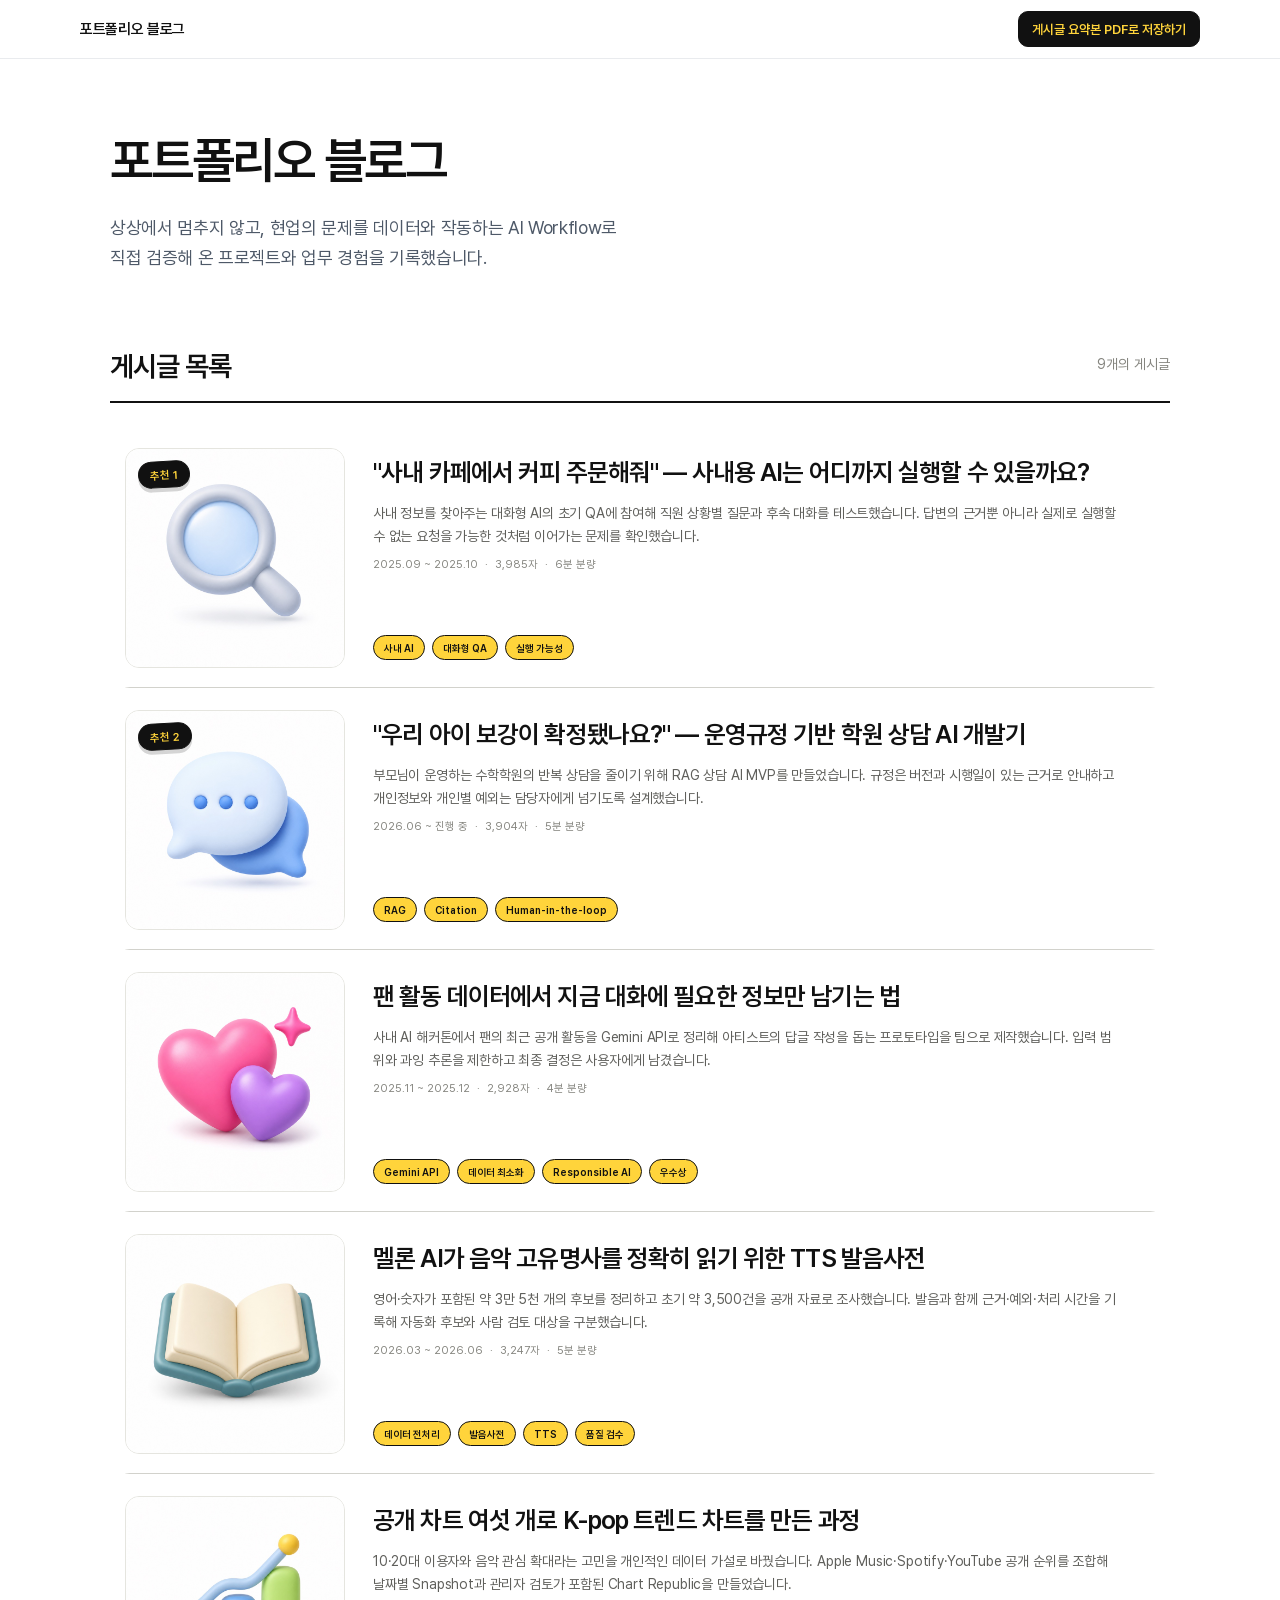
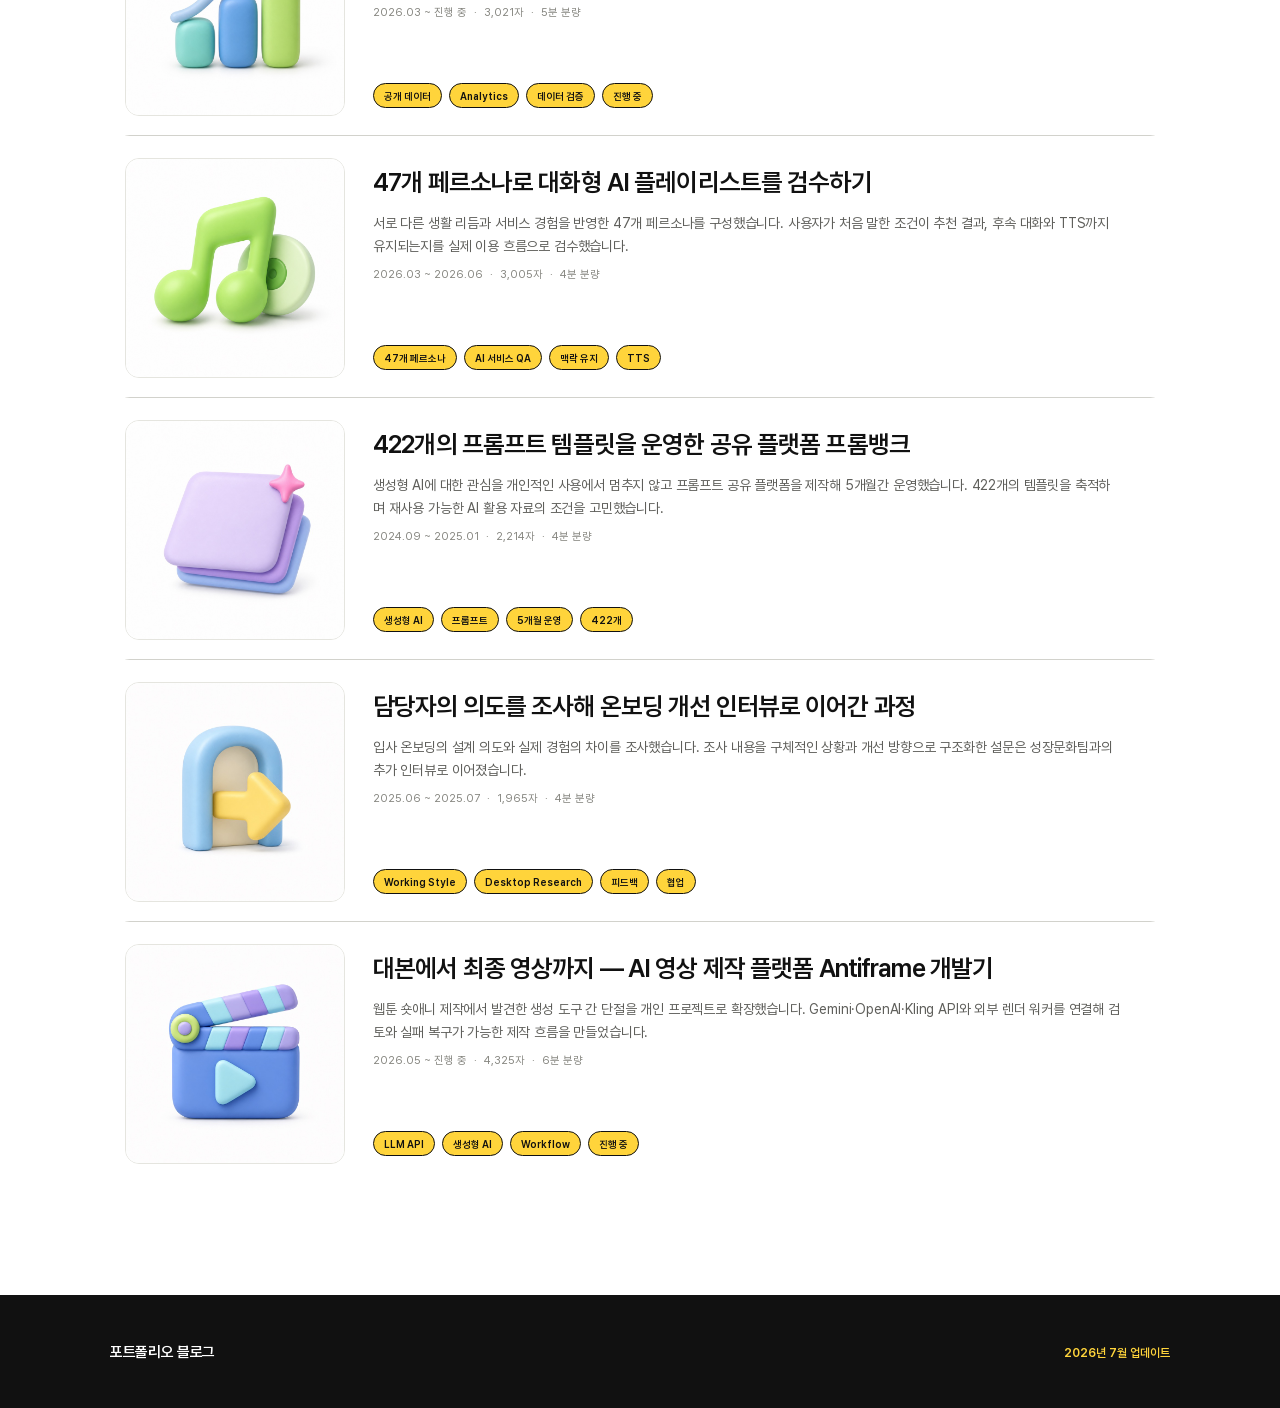
<file: index.html>
<!doctype html>
<html lang="ko">
  <head>
    <meta charset="UTF-8" />
    <meta name="viewport" content="width=device-width, initial-scale=1" />
    <meta name="theme-color" content="#ffd43b" />
    <meta
      name="description"
      content="현업의 문제를 데이터와 작동하는 AI Workflow로 직접 검증한 최수호의 포트폴리오 블로그입니다."
    />
    <title>포트폴리오 블로그</title>
    <link rel="icon" type="image/png" sizes="64x64" href="assets/favicon-ch.png?v=2" />
    <link rel="preload" href="assets/fonts/Pretendard-Regular.subset.woff2" as="font" type="font/woff2" crossorigin />
    <link rel="preload" href="assets/fonts/Pretendard-SemiBold.subset.woff2" as="font" type="font/woff2" crossorigin />
    <link rel="stylesheet" href="src/styles.css?v=eyhy-1" />
    <script src="src/articles.js?v=eyhy-1" defer></script>
    <script src="src/app.js?v=eyhy-1" defer></script>
  </head>
  <body>
    <a class="skip-link" href="#main-content">본문으로 바로가기</a>
    <div class="reading-progress" aria-hidden="true"><span id="readingProgress"></span></div>

    <header class="site-header" id="siteHeader">
      <div class="header-inner">
        <a class="brand" href="#home" aria-label="포트폴리오 블로그 홈">
          <span>포트폴리오 블로그</span>
        </a>
        <nav class="main-nav" aria-label="주요 메뉴">
          <button class="print-button" id="openPrint" type="button">
            게시글 요약본 PDF로 저장하기
          </button>
        </nav>
      </div>
    </header>

    <main id="main-content" tabindex="-1">
      <section class="home-view" id="homeView" aria-labelledby="homeTitle">
        <div class="hero wrap">
          <h1 id="homeTitle">포트폴리오 블로그</h1>
          <p class="hero-description">
            상상에서 멈추지 않고, 현업의 문제를 데이터와 작동하는 AI Workflow로<br class="desktop-only" />
            직접 검증해 온 프로젝트와 업무 경험을 기록했습니다.
          </p>
        </div>

        <section class="articles-section wrap" aria-labelledby="articlesTitle">
          <div class="section-heading">
            <div>
              <h2 id="articlesTitle">게시글 목록</h2>
            </div>
            <p>9개의 게시글</p>
          </div>
          <div class="article-list" id="articleList"></div>
        </section>
      </section>

      <article class="article-view" id="articleView" aria-live="polite" hidden></article>
    </main>

    <footer class="site-footer">
      <div class="footer-inner wrap">
        <a class="brand footer-brand" href="#home">포트폴리오 블로그</a>
        <div class="footer-contact">
          <span>2026년 7월 업데이트</span>
        </div>
      </div>
    </footer>

    <dialog class="print-dialog" id="printDialog" aria-labelledby="printTitle">
      <div class="dialog-header">
        <div>
          <p class="section-label">PDF</p>
          <h2 id="printTitle">게시글 요약본 PDF로 저장하기</h2>
        </div>
        <button class="close-button" id="closePrint" type="button" aria-label="인쇄 창 닫기">
          <svg viewBox="0 0 24 24" aria-hidden="true"><path d="M6 6l12 12M18 6L6 18" /></svg>
        </button>
      </div>
      <div class="print-dialog-body">
        <p class="print-description">PDF에 담을 게시글 요약본을 선택해 주세요. 원문 대신 핵심 정보와 대표 사례를 포함한 상세 요약이 저장됩니다.</p>
        <div class="print-toolbar">
          <p id="printSelectionStatus" aria-live="polite"></p>
          <button class="text-button" id="toggleAllPrint" type="button">전체 선택</button>
        </div>
        <fieldset class="print-options">
          <legend class="sr-only">인쇄할 게시글 선택</legend>
          <div id="printOptions"></div>
        </fieldset>
        <div class="print-actions">
          <button class="secondary-button" id="cancelPrint" type="button">취소</button>
          <button class="primary-button" id="printSelected" type="button">선택한 요약본 PDF로 저장</button>
        </div>
      </div>
    </dialog>

    <dialog class="summary-dialog" id="summaryDialog" aria-labelledby="summaryTitle">
      <div class="summary-dialog-shell">
        <header class="summary-dialog-header">
          <div>
            <p class="summary-dialog-kicker">게시글 핵심 요약</p>
            <h2 id="summaryTitle"></h2>
          </div>
          <button class="close-button" id="closeSummary" type="button" aria-label="요약 창 닫기">
            <svg viewBox="0 0 24 24" aria-hidden="true"><path d="M6 6l12 12M18 6L6 18" /></svg>
          </button>
        </header>
        <div class="summary-dialog-body" id="summaryDialogBody"></div>
      </div>
    </dialog>

    <div class="print-view" id="printView" aria-hidden="true"></div>
  </body>
</html>
</file>
<file: src/styles.css>
@font-face {
  font-family: "Pretendard";
  src: url("../assets/fonts/Pretendard-Regular.subset.woff2") format("woff2");
  font-style: normal;
  font-weight: 400;
  font-display: swap;
}

@font-face {
  font-family: "Pretendard";
  src: url("../assets/fonts/Pretendard-SemiBold.subset.woff2") format("woff2");
  font-style: normal;
  font-weight: 600 800;
  font-display: swap;
}

:root {
  --yellow: #ffd43b;
  --yellow-strong: #f0bd00;
  --ink: #111111;
  --body: #292929;
  --muted: #5f5f5b;
  --soft: #85857f;
  --line: #d9d9d3;
  --surface: #f5f5f1;
  --white: #fff;
  font-family: "Pretendard", -apple-system, BlinkMacSystemFont, "Segoe UI", sans-serif;
  color: var(--ink);
  font-synthesis: none;
  text-rendering: optimizeLegibility;
}

* { box-sizing: border-box; }
html { scroll-behavior: smooth; }
body { margin: 0; overflow-x: hidden; background: var(--white); color: var(--body); -webkit-font-smoothing: antialiased; }
button, a { font: inherit; }
a { color: inherit; text-decoration: none; }
button { color: inherit; }
.wrap { width: min(1060px, calc(100% - 48px)); margin-inline: auto; }
.skip-link { position: fixed; top: 8px; left: 8px; z-index: 999; padding: 10px 14px; border-radius: 8px; background: var(--ink); color: white; transform: translateY(-150%); }
.skip-link:focus { transform: translateY(0); }
.reading-progress { position: fixed; inset: 0 0 auto; z-index: 200; height: 3px; background: transparent; }
.reading-progress span { display: block; width: 0; height: 100%; background: var(--yellow); border-bottom: 1px solid var(--ink); }

.site-header { position: sticky; top: 0; z-index: 100; border-bottom: 1px solid rgba(229,232,235,.85); background: rgba(255,255,255,.9); backdrop-filter: blur(18px); }
.header-inner { display: flex; width: min(1120px, calc(100% - 48px)); height: 58px; margin: 0 auto; align-items: center; justify-content: space-between; }
.brand { display: inline-flex; align-items: center; color: var(--ink); font-size: 15px; font-weight: 700; letter-spacing: -.35px; }
.main-nav { display: flex; align-items: center; color: #4e5968; font-size: 13px; font-weight: 600; }
.print-button { display: inline-flex; min-height: 36px; align-items: center; padding: 0 13px; border: 1px solid var(--ink); border-radius: 10px; background: var(--ink); color: var(--yellow); cursor: pointer; font-size: 13px; font-weight: 600; transition: background .2s, color .2s, transform .2s; }
.print-button:hover { background: var(--yellow); color: var(--ink); transform: translateY(-1px); }

.hero { padding-top: 72px; padding-bottom: 76px; }
.section-label { display: inline-flex; width: fit-content; margin: 0; padding: 5px 9px; border: 1px solid var(--ink); border-radius: 999px; background: var(--yellow); color: var(--ink); font-size: 12px; font-weight: 700; letter-spacing: -.01em; }
.hero h1 { max-width: 900px; margin: 0 0 22px; color: var(--ink); font-size: clamp(36px, 4.2vw, 50px); font-weight: 700; letter-spacing: -.045em; line-height: 1.19; }
.hero-description { margin: 0; color: #4e5968; font-size: 18px; letter-spacing: -.018em; line-height: 1.68; }
.articles-section { padding-bottom: 110px; }
.section-heading { display: flex; align-items: center; justify-content: space-between; padding-bottom: 18px; border-bottom: 2px solid var(--ink); }
.section-heading h2 { margin: 0; color: var(--ink); font-size: 28px; letter-spacing: -.035em; }
.section-heading > p { margin: 0 0 4px; color: var(--soft); font-size: 14px; }
.article-list { display: flex; flex-direction: column; gap: 0; padding-top: 24px; }
.reveal-item { opacity: 0; transform: translateY(16px); }
.reveal-item.is-visible { opacity: 1; transform: translateY(0); transition: opacity .55s ease var(--reveal-delay, 0ms), transform .55s cubic-bezier(.22,.72,.2,1) var(--reveal-delay, 0ms); }
.article-card { position: relative; display: grid; grid-template-columns: 220px minmax(0, 1fr); gap: 8px; min-width: 0; padding: 20px 14px; overflow: hidden; border: 1px solid transparent; border-radius: 20px; background: white; }
.article-list .article-card:not(:last-child)::after { position: absolute; z-index: 2; right: 14px; bottom: 0; left: 14px; height: 1px; background: #d2d2cc; content: ""; }
.article-card:hover { border-color: transparent; background: white; box-shadow: none; transform: none; }
.article-card:focus-visible { outline: 3px solid var(--yellow); outline-offset: 3px; }
.thumbnail-wrap { position: relative; aspect-ratio: 1; overflow: hidden; border: 1px solid #e5e5df; border-radius: 14px; background: white; }
.thumbnail-wrap img { display: block; width: 100%; height: 100%; object-fit: cover; transition: transform .45s ease; }
.recommendation-badge { position: absolute; z-index: 3; top: 12px; left: 12px; display: inline-flex; min-height: 27px; box-sizing: border-box; align-items: center; justify-content: center; padding: 1px 11px 0; border: 1px solid var(--ink); border-radius: 999px; background: var(--ink); box-shadow: 0 4px 0 rgba(0, 0, 0, .16); color: var(--yellow); font-size: 11px; font-weight: 800; letter-spacing: -.01em; line-height: 1; transform: rotate(-3deg); }
.thumbnail-placeholder { display: grid; width: 100%; height: 100%; place-content: center; background: linear-gradient(145deg, #fffdf2 0%, #f5f5f1 68%, #fff1a8 100%); color: var(--ink); text-align: center; }
.thumbnail-placeholder span { font-size: clamp(34px, 5vw, 72px); font-weight: 700; letter-spacing: -.055em; line-height: 1; }
.thumbnail-placeholder small { margin-top: 10px; color: var(--muted); font-size: 9px; font-weight: 700; letter-spacing: .18em; }
.article-card:hover .thumbnail-wrap img { transform: scale(1.025); }
.article-card-content { display: flex; min-height: 220px; flex-direction: column; padding: 8px 34px 8px 20px; }
.article-tags { display: flex; flex-wrap: wrap; gap: 7px; align-items: center; }
.article-tag { display: inline-flex; height: 25px; box-sizing: border-box; align-items: center; justify-content: center; padding: 1px 10px 0; border: 1px solid var(--ink); border-radius: 999px; background: var(--yellow); color: var(--ink); font-size: 10px; font-weight: 700; line-height: 1; text-align: center; white-space: nowrap; }
.article-card h3 { margin: 0; color: var(--ink); font-size: 25px; letter-spacing: -.035em; line-height: 1.35; }
.article-subtitle { margin: 7px 0 12px; color: #4e5968; font-size: 15px; font-weight: 600; letter-spacing: -.02em; line-height: 1.5; }
.article-excerpt { display: -webkit-box; margin: 12px 0 0; overflow: hidden; color: var(--muted); font-size: 14px; letter-spacing: -.012em; line-height: 1.65; -webkit-box-orient: vertical; -webkit-line-clamp: 3; }
.article-card-footer { display: flex; align-items: flex-start; margin-top: auto; padding-top: 12px; }
.article-card-footer .article-tags { justify-content: flex-start; }
.article-meta { display: flex; flex: 0 0 auto; color: var(--soft); font-size: 11px; }
.article-meta span + span::before { margin: 0 7px; content: "·"; }
.article-meta--card { margin-top: 10px; }
.card-arrow { position: absolute; right: 24px; bottom: 22px; display: grid; width: 32px; height: 32px; place-items: center; border: 1px solid var(--ink); border-radius: 50%; background: var(--yellow); color: var(--ink); opacity: 0; transform: translateX(-5px); transition: opacity .25s ease, transform .25s ease; }
.article-card:hover .card-arrow { opacity: 1; transform: translateX(0); }
.card-arrow svg, .back-link svg, .article-end svg { width: 21px; fill: none; stroke: currentColor; stroke-width: 1.8; }

.article-view { padding-bottom: 100px; }
.is-article .article-view *, .is-article .article-view *::before, .is-article .article-view *::after { animation: none !important; transition: none !important; }
.is-article .article-end a:hover { transform: none; }
.article-hero { max-width: 880px; padding-top: 58px; padding-bottom: 70px; }
.article-topline { display: flex; flex-wrap: wrap; align-items: center; gap: 12px 16px; margin-bottom: 52px; }
.recommendation-badge--hero { position: static; min-height: 29px; padding-inline: 12px; }
.back-link { display: inline-flex; flex: 0 0 auto; align-items: center; gap: 7px; margin: 0; color: var(--muted); font-size: 14px; font-weight: 600; }
.back-link:hover { color: var(--ink); text-decoration: underline; text-decoration-color: var(--yellow-strong); text-decoration-thickness: 3px; text-underline-offset: 4px; }
.article-tags--hero .article-tag { height: 27px; padding-inline: 11px; }
.article-hero h1 { max-width: 800px; margin: 0; color: var(--ink); font-size: clamp(40px, 5.2vw, 56px); letter-spacing: -.05em; line-height: 1.17; }
.article-hero-subtitle { max-width: 760px; margin: 17px 0 30px; color: #4e5968; font-size: clamp(18px, 2.2vw, 22px); font-weight: 600; letter-spacing: -.025em; line-height: 1.5; }
.article-hero h1 + .article-byline { margin-top: 28px; }
.article-byline { display: flex; align-items: center; gap: 12px; }
.author-avatar { display: grid; width: 42px; height: 42px; place-items: center; border: 1px solid var(--ink); border-radius: 50%; background: var(--yellow); color: var(--ink); font-weight: 700; }
.article-byline strong { color: var(--body); font-size: 14px; }
.article-byline p { margin: 3px 0 0; color: var(--soft); font-size: 13px; }
.article-summary-button { display: inline-flex; min-height: 44px; gap: 9px; margin-top: 28px; padding: 0 17px; align-items: center; border: 1px solid var(--ink); border-radius: 8px; background: var(--ink); color: white; cursor: pointer; font-size: 14px; font-weight: 700; transition: background .18s, color .18s, transform .18s; }
.article-summary-button svg { width: 19px; height: 19px; fill: none; stroke: var(--yellow); stroke-linecap: round; stroke-width: 1.8; }
.article-summary-button:hover { background: var(--yellow); color: var(--ink); transform: translateY(-1px); }
.article-summary-button:hover svg { stroke: var(--ink); }
.article-summary-button:focus-visible { outline: 3px solid var(--yellow-strong); outline-offset: 3px; }
.article-body { width: min(680px, calc(100% - 48px)); margin: 0 auto; }
.article-lead { margin: 0 0 40px; color: var(--body); font-size: 18px; line-height: 1.82; }
.context-box { display: flex; gap: 18px; margin-bottom: 76px; padding: 22px 24px; border: 1px solid var(--ink); border-radius: 16px; background: #fffbe9; }
.context-box span { flex: 0 0 auto; color: var(--ink); font-size: 12px; font-weight: 700; }
.context-box p { margin: 0; color: #4e5968; font-size: 15px; line-height: 1.7; }
.article-demo-link { display: grid; grid-template-columns: 1fr auto; gap: 5px 14px; margin: -42px 0 76px; padding: 20px 22px; align-items: center; border: 1px solid var(--ink); border-radius: 16px; background: var(--ink); color: white; }
.article-demo-link span { grid-column: 1; color: var(--yellow); font-size: 11px; font-weight: 700; }
.article-demo-link strong { grid-column: 1; font-size: 16px; }
.article-demo-link svg { grid-column: 2; grid-row: 1 / 3; width: 23px; fill: none; stroke: var(--yellow); stroke-width: 1.8; }
.article-body section { margin: 0 0 82px; }
.article-body h2 { margin: 0 0 26px; color: var(--ink); font-size: 29px; letter-spacing: -.035em; line-height: 1.4; }
.article-body section p { margin: 0 0 22px; color: var(--body); font-size: 17px; letter-spacing: -.012em; line-height: 1.88; }
.article-body blockquote { margin: 36px 0; padding: 18px 22px; border: 1px solid var(--ink); border-left: 7px solid var(--yellow); color: var(--ink); font-size: 20px; font-weight: 600; letter-spacing: -.025em; line-height: 1.65; }
.insight-box { margin-top: 38px; padding: 30px 34px; border: 1px solid var(--ink); border-radius: 20px; background: var(--surface); }
.insight-box ul { display: grid; gap: 16px; margin: 0; padding-left: 22px; }
.insight-box li { padding-left: 5px; color: var(--body); font-size: 17px; line-height: 1.65; }
.insight-box li::marker { color: var(--ink); }
.article-figure { margin: 38px 0 0; }
.article-figure img { display: block; width: min(430px, 100%); height: auto; margin: 0 auto; border: 1px solid var(--line); border-radius: 18px; background: white; box-shadow: 0 18px 48px rgba(17,17,17,.1); }
.article-figure figcaption { width: min(520px, 100%); margin: 14px auto 0; color: var(--soft); font-size: 12px; line-height: 1.65; text-align: center; }
.visual-diagram img { width: 100%; box-shadow: none; }
.visual-diagram figcaption { width: min(720px, 100%); }
.project-screenshot img[src*="antiframe"] { width: 100%; }
.visual-placeholder { display: grid; min-height: 360px; margin: 42px 0; padding: 32px; place-content: center; border: 1px solid var(--ink); border-radius: 18px; background: linear-gradient(145deg, #fffdf2, #f5f5f1); color: var(--ink); text-align: center; }
.visual-placeholder span { font-size: 13px; font-weight: 700; letter-spacing: .03em; }
.visual-placeholder p { max-width: 520px; margin: 12px 0 0; color: var(--muted); font-size: 14px; line-height: 1.65; }
.article-end { margin-top: 130px; padding-top: 50px; border-top: 1px solid var(--line); }
.article-end > span { color: var(--soft); font-size: 12px; font-weight: 700; letter-spacing: .1em; }
.article-end h2 { margin: 14px 0 28px; font-size: 25px; }
.article-end .article-card { width: 100%; }
.article-end .article-card:hover { transform: none; }

.markdown-body { padding-bottom: 20px; }
.markdown-body > h2 { margin: 96px 0 28px; }
.markdown-body > h2:first-child { margin-top: 0; }
.markdown-body h3 { margin: 62px 0 22px; color: var(--ink); font-size: 23px; letter-spacing: -.025em; line-height: 1.45; }
.markdown-body h4 { margin: 42px 0 18px; color: var(--ink); font-size: 19px; line-height: 1.5; }
.markdown-body p { margin: 0 0 24px; color: var(--body); font-size: 17px; letter-spacing: -.012em; line-height: 1.9; }
.markdown-body > p:first-child { font-size: 18px; line-height: 1.88; }
.markdown-body small { display: block; color: var(--soft); font-size: 12px; letter-spacing: -.005em; line-height: 1.65; }
.markdown-body strong { color: var(--ink); font-weight: 700; }
.key-emphasis { padding: 0 .08em; background: linear-gradient(transparent 58%, rgba(255, 212, 59, .72) 58%); color: inherit; font-weight: 700; -webkit-box-decoration-break: clone; box-decoration-break: clone; }
.term-note { position: relative; display: inline; border-bottom: 1.5px dashed #8a6d00; color: var(--ink); font-weight: 600; cursor: help; outline: none; }
.term-note::before { display: inline-grid; width: 14px; height: 14px; margin: 0 3px 0 1px; place-items: center; border: 1px solid var(--ink); border-radius: 50%; background: #fff4b3; color: var(--ink); content: "i"; font-size: 9px; font-style: normal; font-weight: 700; line-height: 1; vertical-align: 2px; }
.term-note::after { position: absolute; z-index: 20; bottom: calc(100% + 12px); left: 50%; width: min(280px, calc(100vw - 48px)); padding: 11px 13px; border-radius: 10px; background: var(--ink); box-shadow: 0 10px 28px rgba(17, 17, 17, .16); color: white; content: attr(data-note); font-size: 12px; font-weight: 400; letter-spacing: -.01em; line-height: 1.55; opacity: 0; pointer-events: none; text-align: left; transform: translate(-50%, 5px); transition: opacity .16s ease, transform .16s ease; white-space: normal; }
.term-note:hover::after,
.term-note:focus-visible::after { opacity: 1; transform: translate(-50%, 0); }
.term-note:focus-visible { border-radius: 3px; outline: 2px solid var(--yellow-strong); outline-offset: 3px; }
.markdown-body a { color: var(--ink); font-weight: 600; text-decoration: underline; text-decoration-color: var(--yellow-strong); text-decoration-thickness: 3px; text-underline-offset: 3px; }
.markdown-body ul,
.markdown-body ol { display: grid; gap: 10px; margin: 4px 0 30px; padding-left: 25px; }
.markdown-body li { padding-left: 4px; color: var(--body); font-size: 16px; line-height: 1.75; }
.markdown-body li::marker { color: var(--ink); font-weight: 700; }
.markdown-body blockquote { margin: 34px 0 38px; }
.markdown-body blockquote p { margin-bottom: 12px; font-size: 16px; line-height: 1.75; }
.markdown-body blockquote p:last-child { margin-bottom: 0; }
.markdown-body hr { height: 1px; margin: 82px 0; border: 0; background: var(--line); }
.markdown-body code { padding: 2px 6px; border-radius: 5px; background: #f1f1ec; color: #272727; font-family: ui-monospace, SFMono-Regular, Menlo, Monaco, Consolas, monospace; font-size: .88em; }
.markdown-body pre { margin: 34px 0; padding: 24px; overflow-x: auto; border-radius: 16px; background: var(--ink); color: #f8f8f3; }
.markdown-body pre code { padding: 0; background: transparent; color: inherit; font-size: 13px; line-height: 1.7; white-space: pre; }
.table-scroll { width: 100%; margin: 32px 0 40px; overflow-x: auto; border: 1px solid var(--ink); border-radius: 14px; background: white; }
.table-scroll table { width: 100%; min-width: 620px; border-collapse: collapse; font-size: 14px; line-height: 1.55; }
.table-scroll th,
.table-scroll td { padding: 13px 15px; border-right: 1px solid var(--line); border-bottom: 1px solid var(--line); text-align: left; vertical-align: top; }
.table-scroll th { background: #fff5bf; color: var(--ink); font-weight: 700; }
.table-scroll th:last-child,
.table-scroll td:last-child { border-right: 0; }
.table-scroll tbody tr:last-child td { border-bottom: 0; }
.article-loading { padding: 32px 0 100px; color: var(--soft) !important; }
.article-error { margin-bottom: 90px; padding: 24px; border: 1px solid var(--ink); border-radius: 14px; background: #fff9dc; }
.article-error p { margin: 8px 0 0; }

.site-footer { border-top: 1px solid var(--ink); background: var(--ink); color: white; }
.footer-inner { display: flex; min-height: 112px; align-items: center; justify-content: space-between; gap: 24px; }
.footer-brand { color: white; font-size: 15px; }
.site-footer .brand { color: white; }
.footer-contact { text-align: right; }
.footer-contact span { color: var(--yellow); font-size: 12px; font-weight: 600; }

.print-dialog { width: min(720px, calc(100% - 32px)); max-height: min(840px, calc(100vh - 40px)); padding: 0; overflow: hidden auto; border: 0; border-radius: 24px; background: white; box-shadow: 0 30px 90px rgba(0,27,55,.22); }
.print-dialog::backdrop { background: rgba(17,24,39,.45); backdrop-filter: blur(5px); }
.print-dialog[open] { animation: dialog-in .25s ease-out; }
@keyframes dialog-in { from { opacity: 0; transform: translateY(16px) scale(.98); } }
.dialog-header { position: sticky; top: 0; z-index: 1; display: flex; padding: 30px 34px 22px; align-items: flex-start; justify-content: space-between; border-bottom: 1px solid var(--line); background: rgba(255,255,255,.94); backdrop-filter: blur(15px); }
.dialog-header h2 { margin: 8px 0 0; color: var(--ink); font-size: 32px; }
.close-button { display: grid; width: 42px; height: 42px; place-items: center; border: 1px solid var(--ink); border-radius: 50%; background: var(--yellow); cursor: pointer; }
.close-button:hover { background: var(--ink); color: var(--yellow); }
.close-button svg { width: 22px; fill: none; stroke: currentColor; stroke-width: 2; }
.print-dialog-body { padding: 26px 34px 32px; }
.summary-dialog { width: min(760px, calc(100% - 32px)); max-height: min(820px, calc(100vh - 32px)); padding: 0; overflow: hidden; border: 0; border-radius: 16px; background: white; box-shadow: 0 30px 90px rgba(0,27,55,.22); }
.summary-dialog::backdrop { background: rgba(17,24,39,.5); backdrop-filter: blur(4px); }
.summary-dialog[open] { animation: dialog-in .25s ease-out; }
.summary-dialog-shell { display: grid; max-height: min(820px, calc(100vh - 32px)); grid-template-rows: auto minmax(0, 1fr); }
.summary-dialog-header { display: flex; gap: 24px; padding: 27px 30px 22px; align-items: flex-start; justify-content: space-between; border-bottom: 1px solid var(--ink); background: var(--yellow); }
.summary-dialog-kicker { margin: 0 0 7px; color: var(--ink); font-size: 12px; font-weight: 700; }
.summary-dialog-header h2 { max-width: 590px; margin: 0; color: var(--ink); font-size: 25px; letter-spacing: -.03em; line-height: 1.35; }
.summary-dialog-header .close-button { flex: 0 0 auto; background: white; }
.summary-dialog-header .close-button:hover { background: var(--ink); }
.summary-dialog-body { padding: 4px 30px 32px; overflow-y: auto; overscroll-behavior: contain; }
.summary-facts { margin: 0; }
.summary-facts > div { display: grid; grid-template-columns: 92px minmax(0, 1fr); gap: 20px; padding: 18px 0; border-bottom: 1px solid var(--line); }
.summary-facts dt { color: var(--ink); font-size: 13px; font-weight: 700; line-height: 1.65; }
.summary-facts dd { margin: 0; color: var(--body); font-size: 14px; line-height: 1.7; }
.summary-copy { margin-top: 31px; }
.summary-copy h3 { margin: 0 0 18px; color: var(--ink); font-size: 21px; letter-spacing: -.02em; }
.summary-copy p { margin: 0 0 17px; color: var(--body); font-size: 16px; line-height: 1.82; }
.summary-copy p:last-child { margin-bottom: 0; }
.summary-section { margin: 0; padding: 30px 0 34px; border-top: 1px solid var(--line); }
.summary-section:first-of-type { padding-top: 0; border-top: 0; }
.summary-section h4 { margin: 0 0 17px; color: var(--ink); font-size: 19px; letter-spacing: -.02em; line-height: 1.5; }
.summary-section ul { display: grid; gap: 9px; margin: 18px 0 0; padding-left: 22px; }
.summary-section li { padding-left: 3px; color: var(--body); font-size: 14px; line-height: 1.72; }
.summary-example { margin: 22px 0 0; padding: 18px 20px; border-left: 5px solid var(--yellow); background: #f7f7f3; }
.summary-example > strong { display: block; margin-bottom: 11px; color: var(--ink); font-size: 14px; }
.summary-example dl { display: grid; gap: 9px; margin: 0; }
.summary-example dl > div { display: grid; grid-template-columns: 76px minmax(0, 1fr); gap: 12px; }
.summary-example dt { color: var(--ink); font-size: 12px; font-weight: 700; line-height: 1.65; }
.summary-example dd { margin: 0; color: var(--body); font-size: 13px; line-height: 1.65; }
.print-description { max-width: 580px; margin: 0; color: var(--muted); font-size: 14px; line-height: 1.65; }
.print-toolbar { display: flex; margin-top: 24px; align-items: center; justify-content: space-between; }
.print-toolbar p { margin: 0; color: var(--ink); font-size: 13px; font-weight: 700; }
.text-button { padding: 4px 0; border: 0; background: transparent; color: var(--muted); cursor: pointer; font-size: 12px; font-weight: 600; text-decoration: underline; text-decoration-color: var(--yellow-strong); text-decoration-thickness: 2px; text-underline-offset: 3px; }
.print-options { margin: 13px 0 0; padding: 0; border: 0; }
.print-options > div { display: grid; gap: 8px; }
.print-option { position: relative; display: grid; grid-template-columns: 24px minmax(0, 1fr); gap: 12px; padding: 15px 16px; align-items: center; border: 1px solid var(--line); border-radius: 13px; cursor: pointer; transition: border-color .18s, background .18s; }
.print-option:hover { border-color: var(--ink); background: #fffdf4; }
.print-option input { position: absolute; width: 1px; height: 1px; opacity: 0; }
.print-option-check { display: grid; width: 22px; height: 22px; place-items: center; border: 1px solid var(--ink); border-radius: 6px; background: white; }
.print-option-check svg { width: 16px; fill: none; stroke: transparent; stroke-width: 2.5; }
.print-option input:checked + .print-option-check { background: var(--yellow); }
.print-option input:checked + .print-option-check svg { stroke: var(--ink); }
.print-option input:focus-visible + .print-option-check { outline: 3px solid rgba(240, 189, 0, .45); outline-offset: 2px; }
.print-option-copy { display: grid; gap: 4px; }
.print-option-copy strong { color: var(--ink); font-size: 14px; letter-spacing: -.02em; line-height: 1.4; }
.print-option-copy > span { color: var(--soft); font-size: 11px; }
.print-actions { display: flex; gap: 8px; margin-top: 24px; justify-content: flex-end; }
.secondary-button,
.primary-button { min-height: 42px; padding: 0 16px; border: 1px solid var(--ink); border-radius: 10px; cursor: pointer; font-size: 13px; font-weight: 700; }
.secondary-button { background: white; color: var(--ink); }
.primary-button { background: var(--ink); color: var(--yellow); }
.primary-button:disabled { border-color: var(--line); background: #e8e8e3; color: var(--soft); cursor: not-allowed; }
.print-view { display: none; }
.sr-only { position: absolute; width: 1px; height: 1px; margin: -1px; overflow: hidden; clip: rect(0, 0, 0, 0); white-space: nowrap; }

[hidden] { display: none !important; }
@media (max-width: 700px) {
  .wrap, .article-body { width: min(100% - 40px, 1100px); }
  .header-inner { width: calc(100% - 32px); height: 56px; }
  .brand { font-size: 14px; }
  .main-nav { font-size: 12px; }
  .print-button { min-height: 34px; padding-inline: 11px; font-size: 12px; }
  .hero { padding-top: 58px; padding-bottom: 66px; }
  .hero h1 { margin-top: 0; font-size: 34px; line-height: 1.26; }
  .hero-description { font-size: 16px; }
  .desktop-only { display: none; }
  .articles-section { padding-bottom: 90px; }
  .section-heading h2 { font-size: 28px; }
  .article-list { gap: 0; padding-top: 18px; }
  .article-card { grid-template-columns: 104px minmax(0, 1fr); gap: 0; padding: 13px 9px; border-radius: 16px; }
  .article-list .article-card:not(:last-child)::after { right: 9px; left: 9px; }
  .thumbnail-wrap { border-radius: 11px; }
  .recommendation-badge { top: 7px; left: 7px; min-height: 21px; padding: 1px 7px 0; box-shadow: 0 3px 0 rgba(0, 0, 0, .14); font-size: 8px; }
  .thumbnail-placeholder span { font-size: 30px; }
  .thumbnail-placeholder small { margin-top: 6px; font-size: 7px; }
  .article-card-content { min-height: 104px; padding: 2px 4px 2px 13px; }
  .article-tags { gap: 4px; }
  .article-tag { height: 20px; padding: 1px 7px 0; font-size: 8px; }
  .article-card h3 { margin: 0; font-size: 16px; }
  .article-subtitle { margin: 4px 0 0; font-size: 11px; line-height: 1.4; }
  .article-excerpt { margin-top: 6px; font-size: 10px; line-height: 1.45; -webkit-line-clamp: 2; }
  .article-card-footer { align-items: flex-start; margin-top: auto; padding-top: 8px; }
  .article-card-footer .article-tags { justify-content: flex-start; }
  .article-meta { font-size: 9px; }
  .article-meta--card { margin-top: 7px; }
  .card-arrow { display: none; }
  .article-hero { padding-top: 38px; padding-bottom: 62px; }
  .article-topline { gap: 10px; margin-bottom: 46px; }
  .recommendation-badge--hero { min-height: 25px; padding-inline: 10px; font-size: 9px; }
  .back-link { font-size: 13px; }
  .article-tags--hero .article-tag { height: 24px; padding-inline: 9px; font-size: 9px; }
  .article-hero h1 { font-size: 40px; }
  .article-hero-subtitle { font-size: 20px; }
  .article-summary-button { min-height: 42px; margin-top: 24px; padding-inline: 15px; font-size: 13px; }
  .article-lead { font-size: 18px; }
  .context-box { display: block; margin-bottom: 72px; }
  .context-box span { display: block; margin-bottom: 10px; }
  .article-demo-link { margin-top: -38px; margin-bottom: 68px; }
  .article-body section { margin-bottom: 75px; }
  .article-body h2 { font-size: 27px; }
  .article-body section p { font-size: 17px; line-height: 1.85; }
  .article-body blockquote { margin-block: 34px; font-size: 20px; }
  .insight-box { padding: 24px; }
  .insight-box li { font-size: 16px; }
  .markdown-body > h2 { margin-top: 76px; font-size: 27px; }
  .markdown-body h3 { margin-top: 50px; font-size: 21px; }
  .markdown-body p,
  .markdown-body > p:first-child { font-size: 16px; line-height: 1.85; }
  .markdown-body li { font-size: 15px; }
  .markdown-body blockquote { padding: 16px 18px; }
  .markdown-body blockquote p { font-size: 15px; }
  .term-note::after { left: 0; width: min(260px, calc(100vw - 40px)); transform: translate(0, 5px); }
  .term-note:hover::after,
  .term-note:focus-visible::after { transform: translate(0, 0); }
  .markdown-body pre { padding: 19px; }
  .article-figure { margin-top: 30px; }
  .article-figure img { border-radius: 14px; }
  .visual-placeholder { min-height: 220px; margin-block: 32px; padding: 22px; border-radius: 14px; }
  .article-figure figcaption { font-size: 11px; }
  .footer-inner { min-height: 92px; padding-block: 20px; }
  .footer-brand { max-width: 160px; font-size: 13px; line-height: 1.35; }
  .footer-contact { margin-top: 0; text-align: right; }
  .footer-contact span { font-size: 10px; }
  .print-dialog { max-height: calc(100vh - 20px); }
  .summary-dialog { width: calc(100% - 20px); max-height: calc(100vh - 20px); border-radius: 13px; }
  .summary-dialog-shell { max-height: calc(100vh - 20px); }
  .summary-dialog-header { gap: 16px; padding: 22px 20px 18px; }
  .summary-dialog-header h2 { font-size: 21px; }
  .summary-dialog-header .close-button { width: 38px; height: 38px; }
  .summary-dialog-body { padding: 2px 20px 26px; }
  .summary-facts > div { grid-template-columns: 1fr; gap: 5px; padding: 15px 0; }
  .summary-copy { margin-top: 27px; }
  .summary-copy h3 { font-size: 19px; }
  .summary-copy p { font-size: 15px; line-height: 1.78; }
  .summary-section { padding-block: 26px 30px; }
  .summary-section h4 { font-size: 18px; }
  .summary-example { padding: 16px; }
  .summary-example dl > div { grid-template-columns: 1fr; gap: 2px; }
  .dialog-header, .print-dialog-body { padding-inline: 22px; }
  .dialog-header h2 { font-size: 27px; }
  .print-option { padding: 13px 12px; }
  .print-option-copy strong { font-size: 13px; }
  .print-actions { display: grid; grid-template-columns: auto 1fr; }
  .primary-button { padding-inline: 12px; }
}

@media (prefers-reduced-motion: reduce) {
  *, *::before, *::after { scroll-behavior: auto !important; animation-duration: .01ms !important; transition-duration: .01ms !important; }
  .reveal-item { opacity: 1 !important; transform: none !important; }
}

@media print {
  @page { size: A4 portrait; margin: 18mm 16mm 20mm; }
  html, body { background: white !important; }
  body { color: #171717; -webkit-print-color-adjust: exact; print-color-adjust: exact; }
  body > :not(.print-view) { display: none !important; }
  .print-view { display: block !important; }
  .print-article { break-after: page; }
  .print-article:last-child { break-after: auto; }
  .print-article-header { padding-bottom: 9mm; border-bottom: 1px solid #b8b8b2; }
  .print-article-header > p:first-child { margin: 0 0 5mm; color: #666; font-size: 8pt; font-weight: 700; letter-spacing: .04em; }
  .print-article-header h1 { margin: 0; color: #111; font-size: 24pt; letter-spacing: -.04em; line-height: 1.25; }
  .print-article-header div { margin-top: 5mm; color: #666; font-size: 8.5pt; }
  .print-summary-overview { padding: 9mm 0 7mm; border-bottom: 1px solid #b8b8b2; }
  .print-summary-overview > h2,
  .print-summary-body > h2 { margin: 0 0 5mm; color: #111; font-size: 15pt; }
  .summary-facts--print > div { display: grid; grid-template-columns: 25mm 1fr; gap: 4mm; padding: 3mm 0; border-bottom: 1px solid #deded8; break-inside: avoid; }
  .summary-facts--print dt { font-size: 8.5pt; }
  .summary-facts--print dd { font-size: 9pt; line-height: 1.6; }
  .print-summary-body { padding-top: 9mm; }
  .print-summary-body .summary-section { padding: 0 0 8mm; border-top: 0; break-inside: auto; }
  .print-summary-body .summary-section h4 { margin: 0 0 3mm; font-size: 12.5pt; break-after: avoid; }
  .print-summary-body .summary-section p { margin: 0 0 3.5mm; color: #222; font-size: 9.4pt; line-height: 1.7; orphans: 3; widows: 3; }
  .print-summary-body .summary-section ul { gap: 1.5mm; margin: 3mm 0 0; padding-left: 6mm; }
  .print-summary-body .summary-section li { font-size: 8.8pt; line-height: 1.6; }
  .print-summary-body .summary-example { margin: 4mm 0 0; padding: 4mm 5mm; border-left-width: 1.5mm; background: #f5f5f0 !important; break-inside: avoid; }
  .print-summary-body .summary-example > strong { margin-bottom: 2.5mm; font-size: 9pt; }
  .print-summary-body .summary-example dl { gap: 2mm; }
  .print-summary-body .summary-example dl > div { display: grid; grid-template-columns: 24mm 1fr; gap: 3mm; }
  .print-summary-body .summary-example dt { font-size: 8pt; }
  .print-summary-body .summary-example dd { font-size: 8.4pt; line-height: 1.55; }
}
</file>
